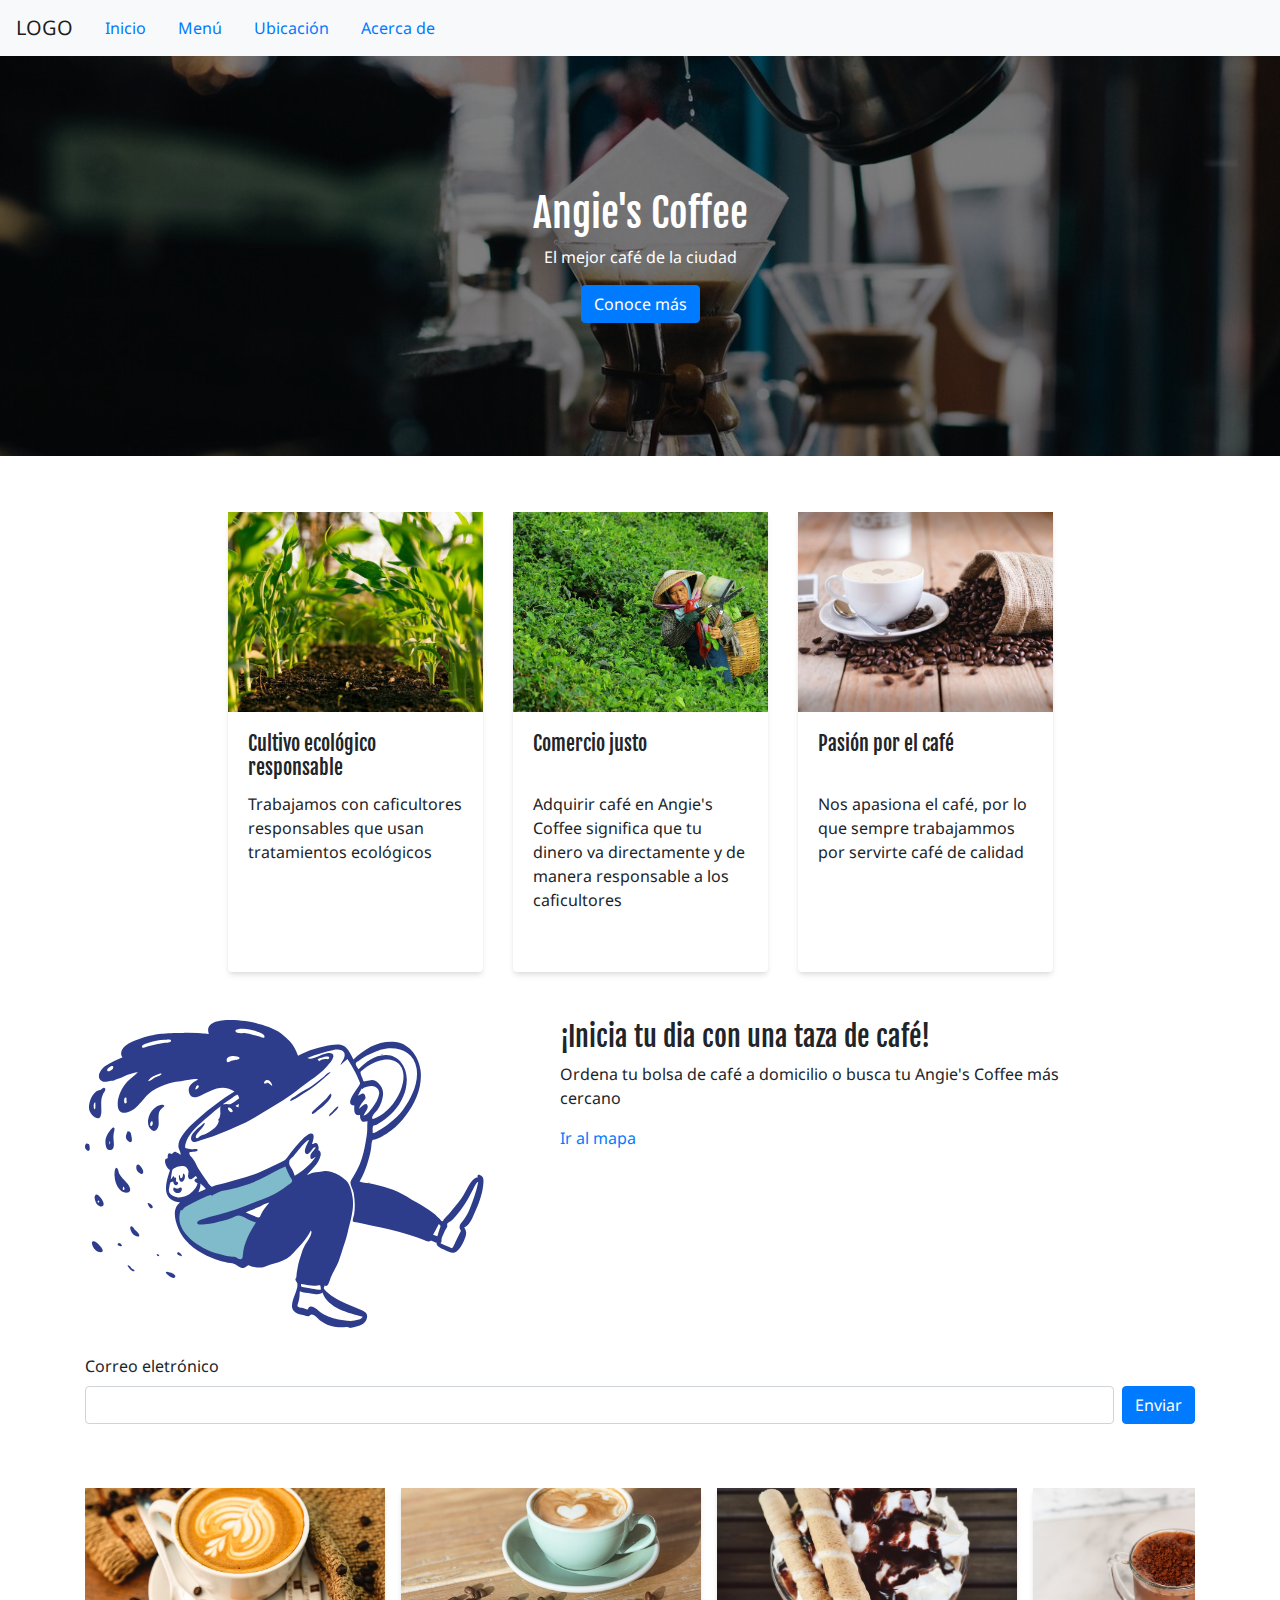
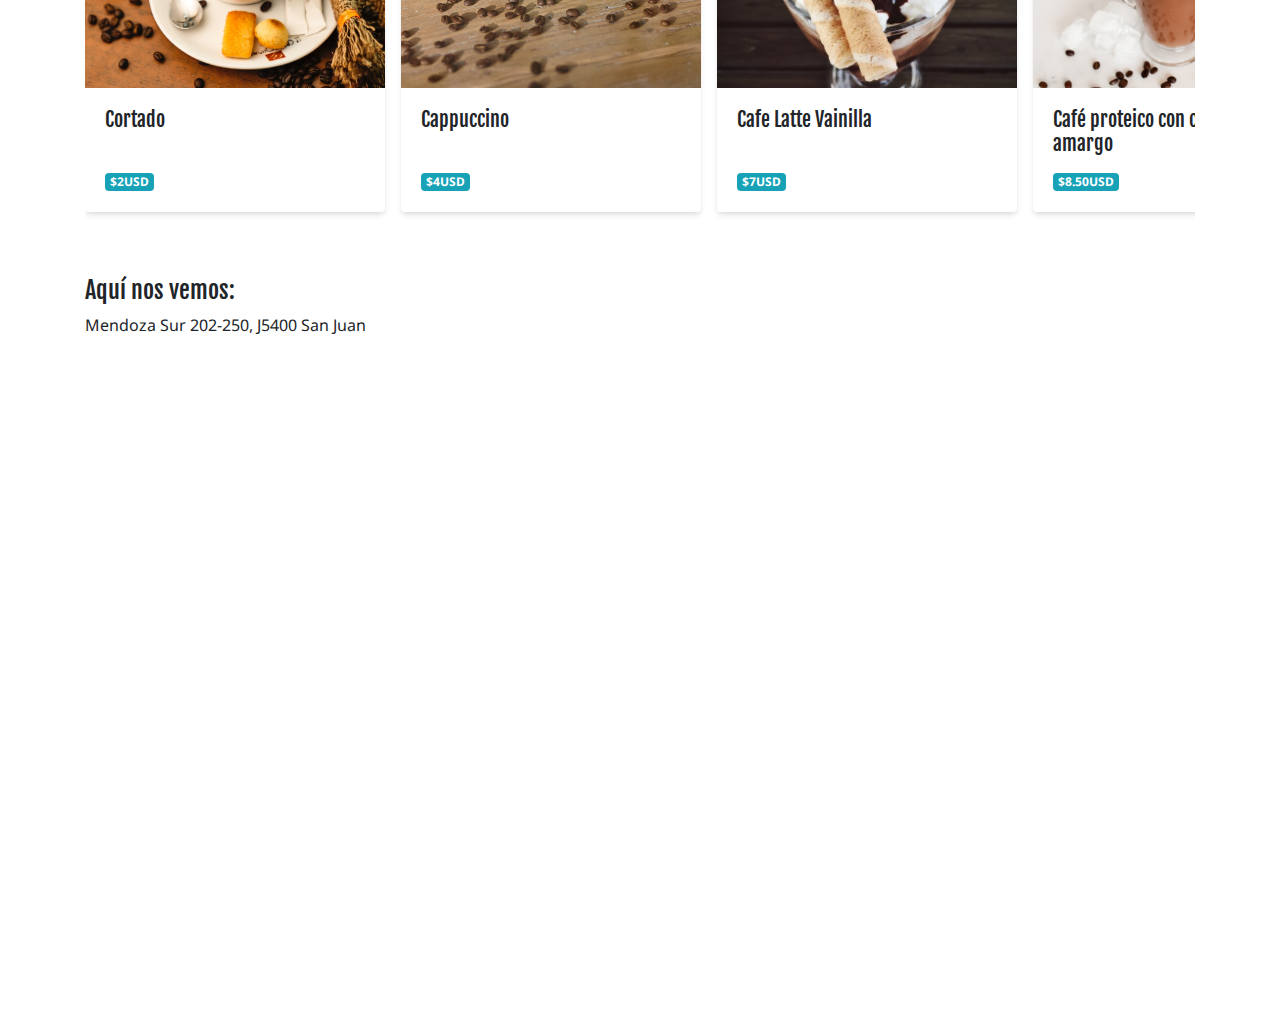
<file: index.html>
<!DOCTYPE html>
<html lang="en">

<head>
    <title>Hello!</title>
    <meta charset="UTF-8">
    <meta http-equiv="X-UA-Compatible" content="IE=edge">
    <meta name="viewport" content="width=device-width, initial-scale=1.0">
    <link href="https://fonts.googleapis.com/css2?family=Fjalla+One&family=Noto+Sans&display=swap" rel="stylesheet">
    <link rel="stylesheet" href="https://cdn.jsdelivr.net/npm/bootstrap@4.3.1/dist/css/bootstrap.min.css"
        integrity="sha384-ggOyR0iXCbMQv3Xipma34MD+dH/1fQ784/j6cY/iJTQUOhcWr7x9JvoRxT2MZw1T" crossorigin="anonymous">
    <link rel="stylesheet" href="/style.css">

</head>

<body>
    <header>
        <nav class="navbar navbar-expand-lg navbar-light bg-light">
            <a class="navbar-brand" href="#">LOGO</a>

            <ul class="nav">
                <li class="nav-item active">
                    <a class="nav-link" href="index.html">Inicio</a>
                </li>
                <li class="nav-item">
                    <a class="nav-link" href="#stripe">Menú</a>
                </li>
                <li class="nav-item">
                    <a class="nav-link" href="#map">Ubicación</a>
                </li>
                <li class="nav-item">
                    <a class="nav-link" href="acercaDe.html">Acerca de</a>
                </li>
            </ul>
        </nav>
        <div class="cover d-flex justify-content-center align-items-center flex-column">
            <h1>
                Angie's Coffee
            </h1>

            <p>
                El mejor café de la ciudad
            </p>
            <button class="btn btn-primary">
                Conoce más
            </button>
        </div>
    </header>

    <section>
        <div class="container mt-5 mb-5">
            <div class="row justify-content-center">
                <div class="col-12 col-sm-6 col-md-4 col-lg-3 mt-2">
                    <div class="card">
                        <div title="Plantas naciendo de la tierra" class="cover cover-small"
                            style="background-image: url('./img/rsz_steven-weeks-dupfowqi6oi-unsplash.jpg');">

                        </div>
                        <!-- <img src="./img/rsz_steven-weeks-dupfowqi6oi-unsplash.jpg" class="card-img-top" 
                    alt="Plantas en la tierra"> -->
                        <div class="card-body">
                            <h5 class="card-title">Cultivo ecológico responsable</h5>
                            <p class="card-text">Trabajamos con caficultores responsables que usan tratamientos
                                ecológicos</p>
                        </div>
                    </div>

                </div>

                <div class="col-12 col-sm-6 col-md-4 col-lg-3 mt-2">
                    <div class="card">
                        <div title="Trabajador de campo" class="cover cover-small"
                            style="background-image: url('./img/rsz_danurwendho-adyakusuma-dyxx-jpaf34-unsplash.jpg');">

                        </div>
                        <!-- <img src="./img/rsz_danurwendho-adyakusuma-dyxx-jpaf34-unsplash.jpg" class="card-img-top" alt="Trabajadores de campo"> -->
                        <div class="card-body">
                            <h5 class="card-title">Comercio justo</h5>
                            <p class="card-text">Adquirir café en Angie's Coffee significa que tu dinero va directamente
                                y de manera responsable a los caficultores</p>
                        </div>
                    </div>

                </div>

                <div class="col-12 col-sm-6 col-md-4 col-lg-3 mt-2">
                    <div class="card">
                        <div title="Café y granos de café" class="cover cover-small"
                            style="background-image: url('./img/rsz_mike-kenneally-zlwdjoktua8-unsplash.jpg');">

                        </div>
                        <!-- <img src="./img/rsz_mike-kenneally-zlwdjoktua8-unsplash.jpg" class="card-img-top" alt="Cafe y granos de café"> -->
                        <div class="card-body">
                            <h5 class="card-title">Pasión por el café</h5>
                            <p class="card-text">Nos apasiona el café, por lo que sempre trabajammos por servirte café
                                de calidad</p>
                        </div>
                    </div>

                </div>

            </div>


        </div>
    </section>

    <section>
        <div class="container mt-5 mb-5">
            <div class="row">
                <div class="col-12 col-sm-6 col-lg-5">
                    <img src="./img/CoffeeDoddle (1).svg"
                        alt="Una persona ilustrada abrazando una taza de cafe mientras se derrama">
                </div>

                <div class="col-12 col-sm-6">
                    <h3>
                        ¡Inicia tu dia con una taza de café!
                    </h3>
                    <p>
                        Ordena tu bolsa de café a domicilio o busca tu Angie's Coffee más cercano
                    </p>
                    <a href="#map"> Ir al mapa </a>
                </div>
            </div>
            <form action="">
                <label for="email">Correo eletrónico</label>
                <div class="d-flex">
                    <div class="flex-fill mr-2">
                        <input type="email" id='email' class="form-control" />
                    </div>
                    <button type="submit" class="btn btn-primary">Enviar</button>
                </div>
            </form>
        </div>
    </section>

    <section>
        <!-- TIRA DE PRODUCTOS -->
        <div class="container mt-5 mb-5" id="stripe">
            <div class="product-stripe">
                <div class="stripe-container">
                    <div class="card">
                        <div title="Café cortado" class="cover cover-small"
                            style="background-image: url('./img/rsz_guy-basabose-fzdebra3qj0-unsplash.jpg');">

                        </div>
                        <div class="card-body">
                            <h5 class="card-title">Cortado</h5>
                            <span class="badge badge-info">$2USD</span>
                        </div>
                    </div>

                    <div class="card">
                        <div title="Cappuccino" class="cover cover-small"
                            style="background-image: url('./img/rsz_jana-sabeth-c5jxeqjbzu4-unsplash.jpg');">

                        </div>
                        <div class="card-body">
                            <h5 class="card-title">Cappuccino</h5>
                            <span class="badge badge-info">$4USD</span>
                        </div>
                    </div>

                    <div class="card">
                        <div title="Cafe Latte Vainilla" class="cover cover-small"
                            style="background-image: url('./img/rsz_1madeline-tallman-m5oypz13kkc-unsplash.jpg');">

                        </div>
                        <div class="card-body">
                            <h5 class="card-title">Cafe Latte Vainilla</h5>
                            <span class="badge badge-info">$7USD</span>
                        </div>
                    </div>

                    <div class="card">
                        <div title="Café proteico con chocolate amargo" class="cover cover-small"
                            style="background-image: url('./img/rsz_nature-zen-_pi1s9dhf1g-unsplash.jpg');">

                        </div>
                        <div class="card-body">
                            <h5 class="card-title">Café proteico con chocolate amargo</h5>
                            <span class="badge badge-info">$8.50USD</span>

                        </div>
                    </div>

                </div>
            </div>
        </div>
    </section>

    <section>
        <div class="container mb-5 mt-5" id="map">
            <h4>
                Aquí nos vemos:
            </h4>
            <p>
                Mendoza Sur 202-250, J5400 San Juan
            </p>
            <div class="responsive-iframe">
                <iframe
                    src="https://www.google.com/maps/embed?pb=!1m18!1m12!1m3!1d1801.3662144857642!2d-68.52528137470345!3d-31.537160433814837!2m3!1f0!2f0!3f0!3m2!1i1024!2i768!4f13.1!3m3!1m2!1s0x968140281738f715%3A0x95020e0bfad35126!2sKil%C3%B3metro%20Cero!5e0!3m2!1ses-419!2sar!4v1668261296529!5m2!1ses-419!2sar"
                    width="600" height="450" style="border:0;" allowfullscreen="" loading="lazy"
                    referrerpolicy="no-referrer-when-downgrade"></iframe>
            </div>
        </div>
    </section>
</body>

</html>
</file>
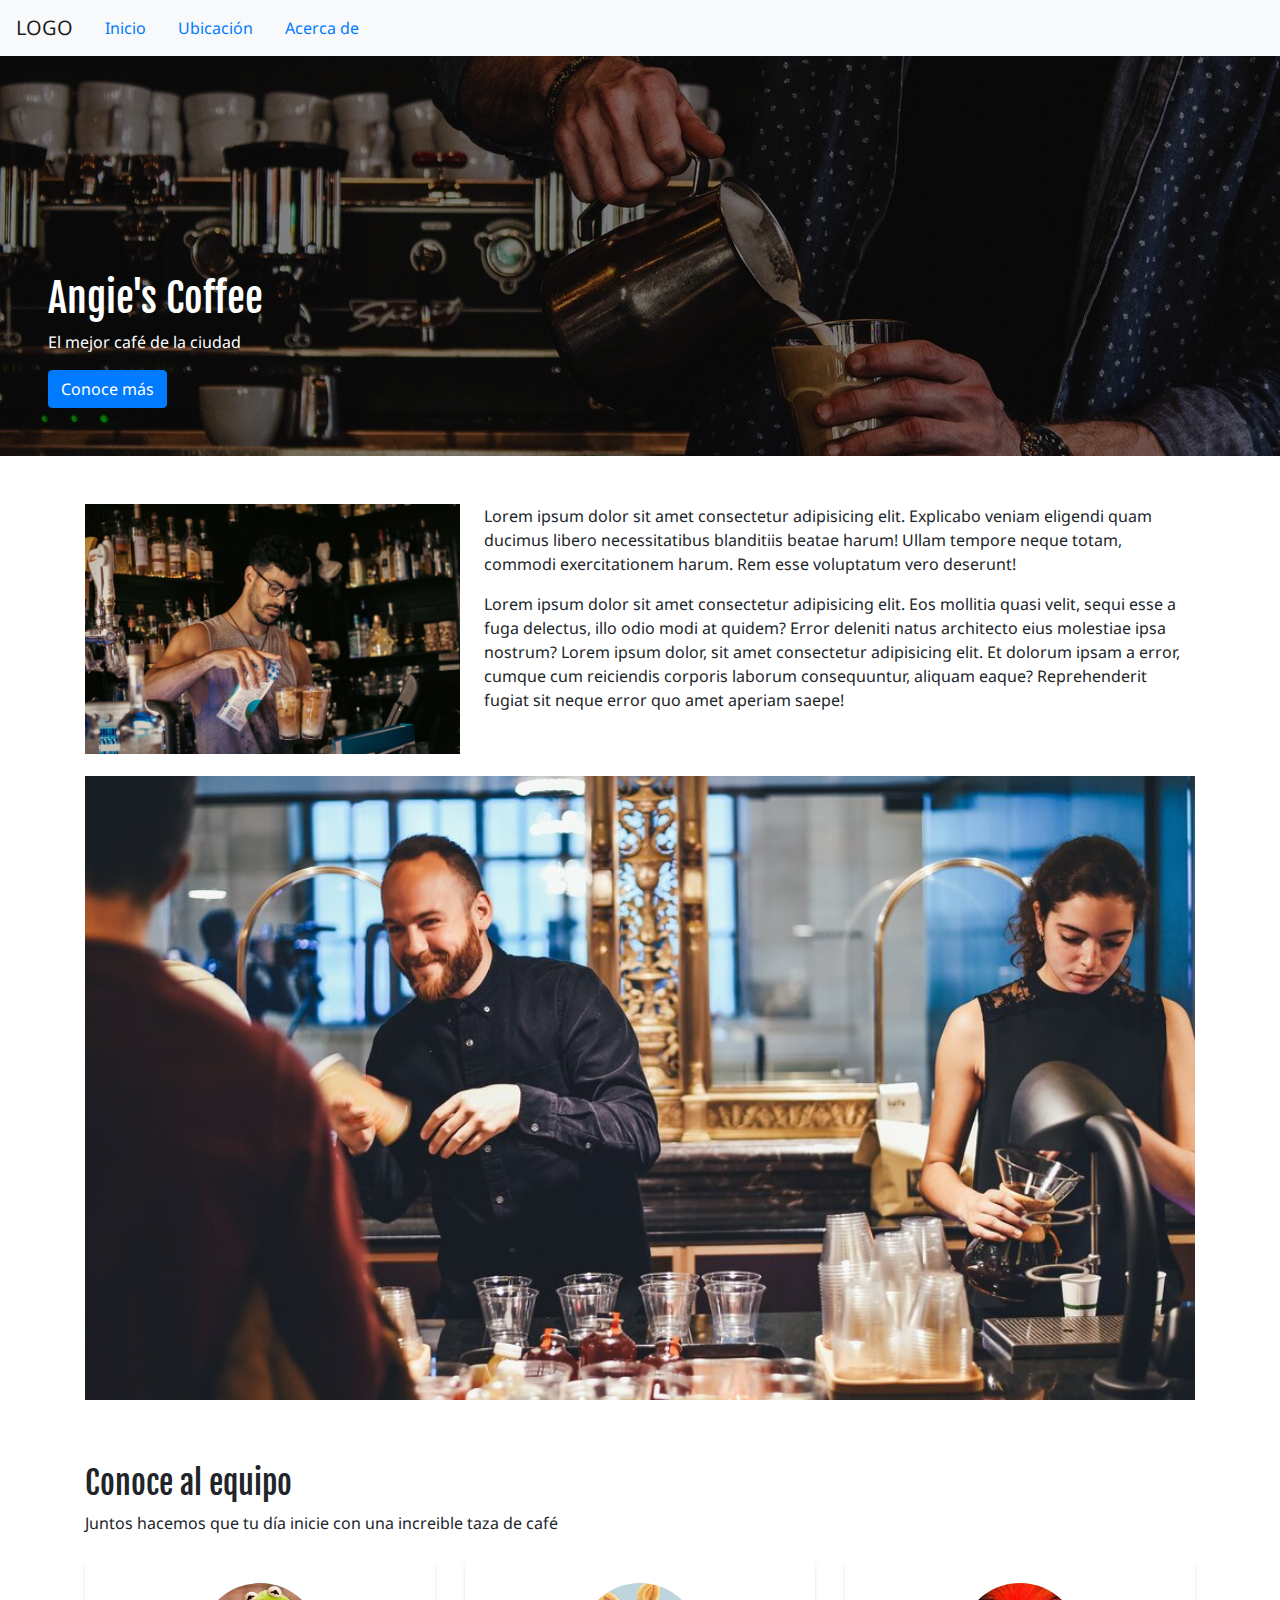
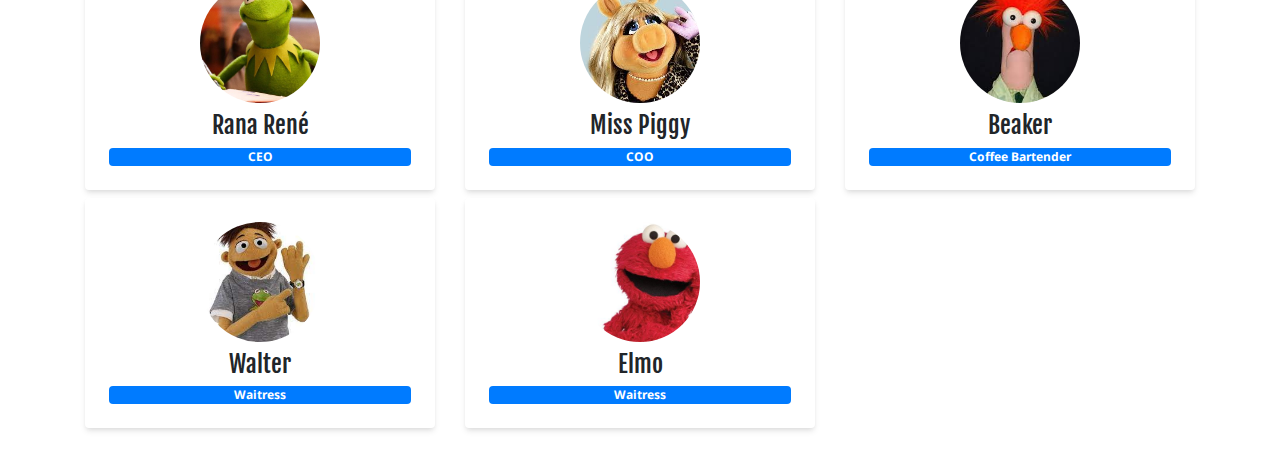
<file: acercaDe.html>
<!DOCTYPE html>
<html lang="en">

<head>
    <title>Hello!</title>
    <meta charset="UTF-8">
    <meta http-equiv="X-UA-Compatible" content="IE=edge">
    <meta name="viewport" content="width=device-width, initial-scale=1.0">
    <link href="https://fonts.googleapis.com/css2?family=Fjalla+One&family=Noto+Sans&display=swap" rel="stylesheet">
    <link rel="stylesheet" href="https://cdn.jsdelivr.net/npm/bootstrap@4.3.1/dist/css/bootstrap.min.css"
        integrity="sha384-ggOyR0iXCbMQv3Xipma34MD+dH/1fQ784/j6cY/iJTQUOhcWr7x9JvoRxT2MZw1T" crossorigin="anonymous">
    <link rel="stylesheet" href="/style.css">

</head>

<body>
    <header>
        <nav class="navbar navbar-expand-lg navbar-light bg-light">
            <a class="navbar-brand" href="#">LOGO</a>

            <ul class="nav">
                <li class="nav-item active">
                    <a class="nav-link" href="/index.html">Inicio</a>
                </li>
                <li class="nav-item">
                    <a class="nav-link" href="#map">Ubicación</a>
                </li>
                <li class="nav-item">
                    <a class="nav-link" href="acercaDe.html">Acerca de</a>
                </li>
            </ul>
        </nav>
        <div class="cover d-flex justify-content-end align-items-start flex-column p-5"
                style="background-image: url(./img/rsz_louis-hansel-e96st3p7tn4-unsplash.jpg);">
            <h1>
                Angie's Coffee
            </h1>

            <p>
                El mejor café de la ciudad
            </p>
            <button class="btn btn-primary">
                Conoce más
            </button>
        </div>
    </header>

    <section>
        <div class="container mt-5 mb-5">
            <img src="./img/rsz_1shlomi-glantz-xvnqjf5ql4g-unsplash.jpg" alt="Bartender preparando cafe con leche"
            height="250"
            class="float-left mr-4">
            <p>
                Lorem ipsum dolor sit amet consectetur adipisicing elit. Explicabo veniam eligendi quam ducimus libero necessitatibus blanditiis beatae harum! Ullam tempore neque totam, commodi exercitationem harum. Rem esse voluptatum vero deserunt!
            </p>
            <p>
                Lorem ipsum dolor sit amet consectetur adipisicing elit. Eos mollitia quasi velit, sequi esse a fuga delectus, illo odio modi at quidem? Error deleniti natus architecto eius molestiae ipsa nostrum? Lorem ipsum dolor, sit amet consectetur adipisicing elit. Et dolorum ipsam a error, cumque cum reiciendis corporis laborum consequuntur, aliquam eaque? Reprehenderit fugiat sit neque error quo amet aperiam saepe!
            </p>
        </div>
    </section>

    <section>
        <div class="container mt-5 mb-5">
            <div class="slider">
                <div class="slider-container">
                    <div class="image-container" style="background-image: url(./img/rsz_crew-szcvt1gp2d4-unsplash.jpg);" title="">
                    </div>
                    <div class="image-container" style="background-image: url(./img/rsz_1zachary-staines-1fbkxz3tbtc-unsplash.jpg);" title="">
                    </div>
                    <div class="image-container" style="background-image: url(./img/rsz_enis-yavuz-d8nnbi08jg0-unsplash.jpg);" title="">
                    </div>
                    <div class="image-container" style="background-image: url(./img/rsz_redd-f-wvzalcex74a-unsplash.jpg);" title="">
                    </div>
                </div>
            </div>
        </div>
    </section>

    <section>
        <div class="container mb-5 mt-5">
            <h2>
                Conoce al equipo
            </h2>
            <p>
                Juntos hacemos que tu día inicie con una increible taza de café
            </p>
            <div class="row">
                <div class="col-12 col-sm-6 col-md-4 mt-2">
                    <div class="card p-4 text-center">
                        <div class="avatar rounded-circle inline-block" style="background-image:url(./img/ranaRene_400x400.jpg)">
                        </div>
                        <h4 class="mt-2">
                            Rana René
                        </h4>
                        <span class="badge badge-primary">
                            CEO
                        </span>                        
                    </div>
                </div>
                <div class="col-12 col-sm-6 col-md-4 mt-2">
                    <div class="card p-4 text-center">
                        <div class="avatar rounded-circle inline-block" style="background-image:url(./img/missPiggy.jpg)">
                        </div>
                        <h4 class="mt-2">
                            Miss Piggy
                        </h4>
                        <span class="badge badge-primary">
                            COO
                        </span>                        
                    </div>
                </div>
                <div class="col-12 col-sm-6 col-md-4 mt-2">
                    <div class="card p-4 text-center">
                        <div class="avatar rounded-circle inline-block" style="background-image:url(./img/beakerMuppets.jpg)">
                        </div>
                        <h4 class="mt-2">
                            Beaker
                        </h4>
                        <span class="badge badge-primary">
                            Coffee Bartender
                        </span>                        
                    </div>
                </div>
                <div class="col-12 col-sm-6 col-md-4 mt-2">
                    <div class="card p-4 text-center">
                        <div class="avatar rounded-circle inline-block" style="background-image:url(./img/Walter-Muppets.jpg)">
                        </div>
                        <h4 class="mt-2">
                            Walter
                        </h4>
                        <span class="badge badge-primary">
                            Waitress
                        </span>                        
                    </div>
                </div>
                <div class="col-12 col-sm-6 col-md-4 mt-2">
                    <div class="card p-4 text-center">
                        <div class="avatar rounded-circle inline-block" style="background-image:url(./img/elmo.jpg)">
                        </div>
                        <h4 class="mt-2">
                            Elmo
                        </h4>
                        <span class="badge badge-primary">
                            Waitress
                        </span>                        
                    </div>
                </div>
            </div>
        </div>
    </section>
</body>

</html>
</file>
<file: style.css>
body {
    margin: 0em;
    font-family: 'Noto Sans', sans-serif;
}

h1,h2,h3,h4,h5,h6 {
    font-family: 'Fjalla One', sans-serif;
}

.cover {
    height: 400px;
    background-image: url(./img/rsz_karl-fredrickson-tyizeciz_60-unsplash.jpg
    );
    color: white;
    background-size: cover;
    background-position: center;
    background-color: rgba(0, 0, 0, 0.5);
    background-blend-mode: darken;
}

.cover-small{
    height: 200px;
    background-blend-mode: normal;
}

.card {
    border: 0 !important;
    box-shadow: 0 4px 6px -1px rgba(0, 0, 0, 0.1), 0 2px 4px -1px rgba(0, 0, 0, 0.06);
}

.card-title {
    min-height: 3rem;
}

.card-text {
    min-height: 10rem;
}

.product-stripe, .slider {
    overflow-x: scroll;
    padding-top: 1rem;
    padding-bottom: 1rem;
}

.stripe-container, .slider-container {
    display: flex;
}

.stripe-container .card{
    width:  300px;
    flex-shrink: 0;
    margin-right: 1rem;

}

.responsive-iframe{
    position: relative;
    padding-top: 56.25%;
}
.responsive-iframe iframe{
    position: absolute;
    top: 0;
    left: 0;
    width: 100%;
    height: 100%;
}
.slider {
    overflow-x: hidden;
}

.slider-container{
    transform: translateX(0);
    animation: slider 10s infinite;
}

.image-container {
    width: 100%;
    padding-top: 56.25%;
    background-size: cover;
    background-position: center;
    flex-shrink: 0;
}

.avatar{
    width: 120px;
    height: 120px;
    background-size: cover;
    background-position: center;
    margin: 0 auto;
}

@keyframes slider {
    0% {
        transform: translateX(0);
    }

    20% {
        transform: translateX(0);
    }

    25% {
        transform: translateX(-100%);
    }

    45% {
        transform: translateX(-100%);
    }

    50% {
        transform: translateX(-200%);
    }

    70% {
        transform: translateX(-200%);
    }

    75% {
        transform: translateX(-300%);
    }

    95% {
        transform: translateX(-300%);
    }

    100%{
        transform: translateX(0);
    }
}
</file>
